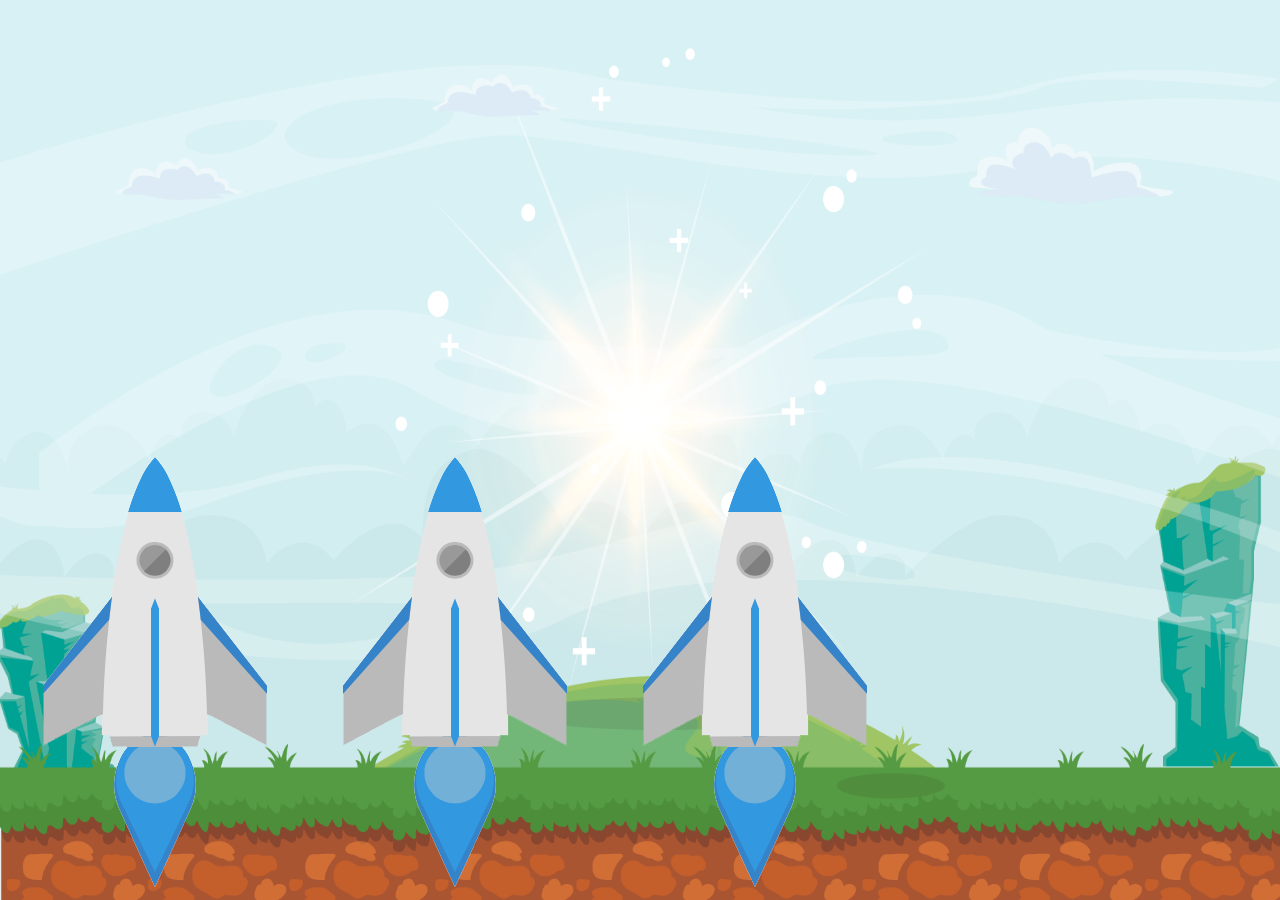
<file: Daily-Learing/JS_learing/JS 學徒特訓班/js-event-keycode/index.html>
<!DOCTYPE html>
<html lang="en">
<head>
    <meta charset="UTF-8">
    <meta name="viewport" content="width=device-width, initial-scale=1.0">
    <meta http-equiv="X-UA-Compatible" content="ie=edge">
    <title>Document</title>
    <link rel="stylesheet" href="css/all.css">
</head>
<body>
    <div class="map"></div>
    <img class="rocket rocket-1" src="img/rocket.png" >
    <img class="rocket rocket-2" src="img/rocket.png" >
    <img class="rocket rocket-3" src="img/rocket.png" >
    <script src="js/all.js"></script>
</body>
</html>
</file>
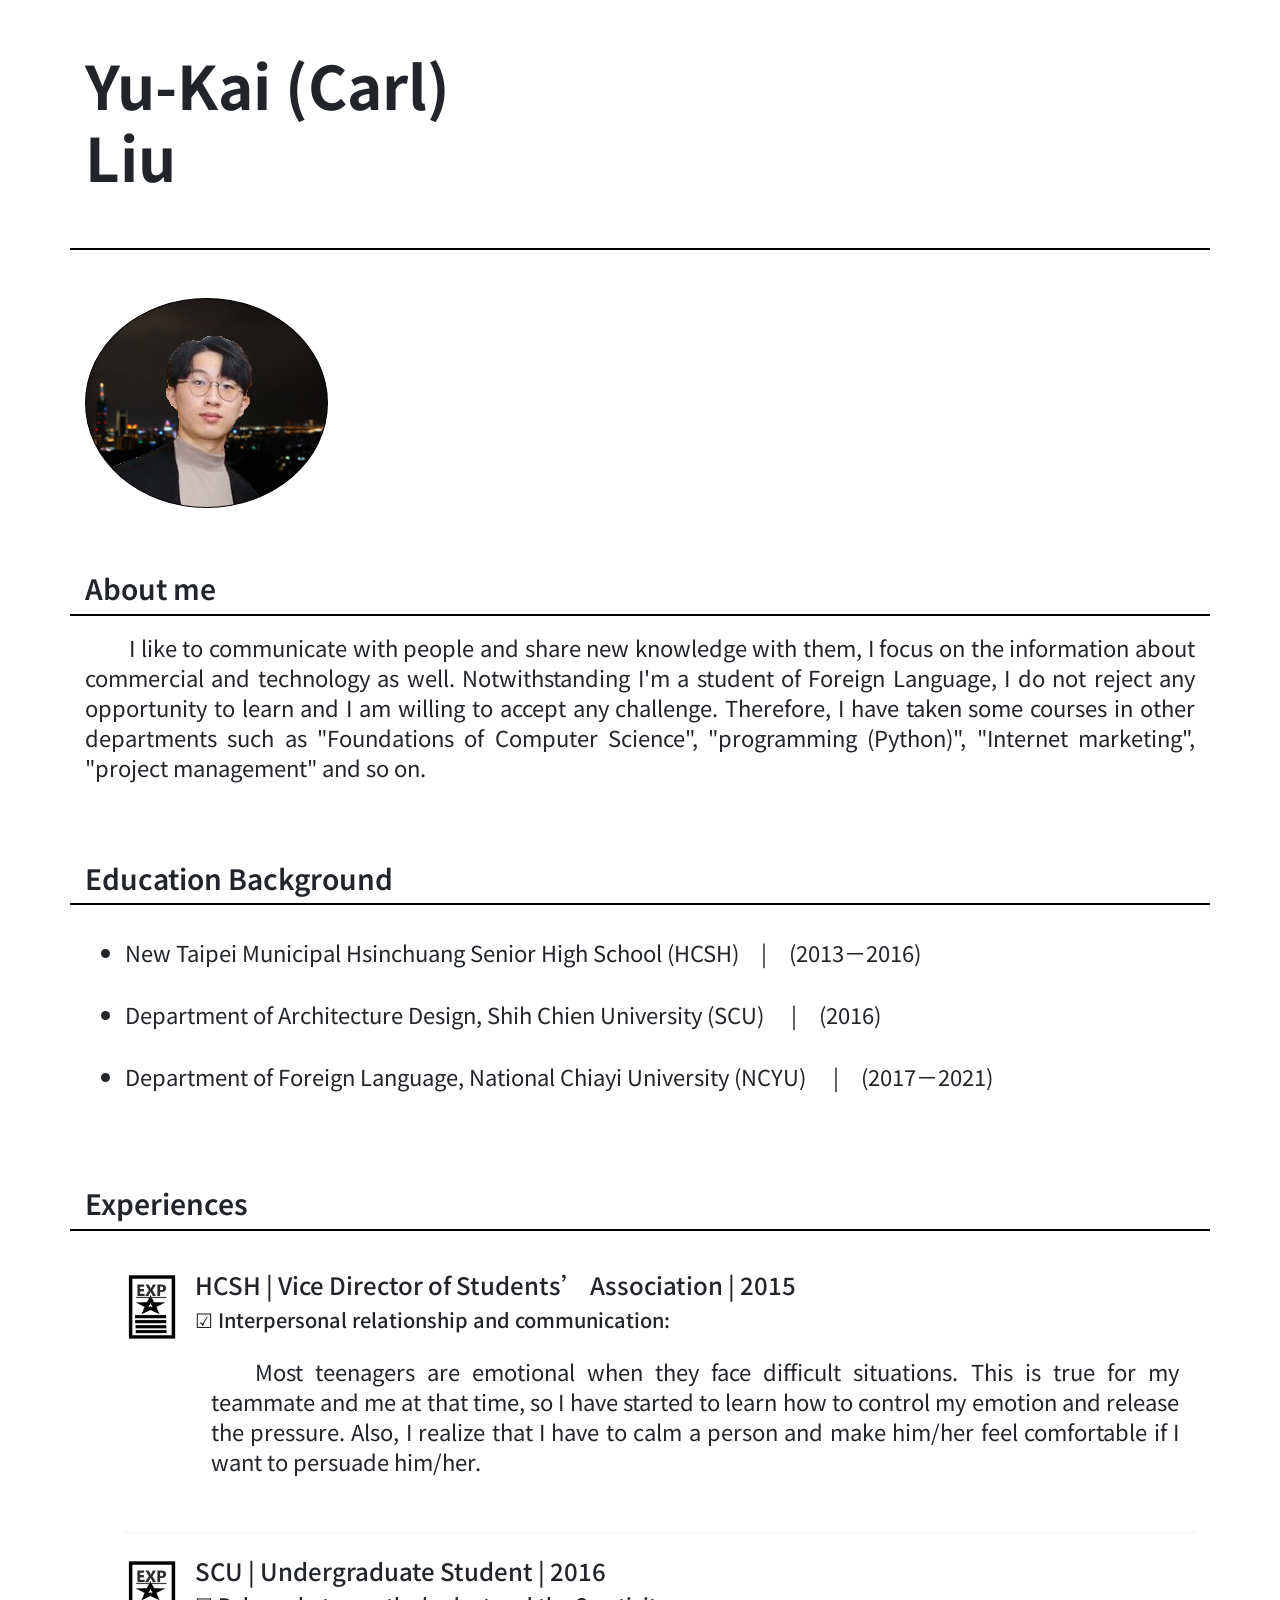
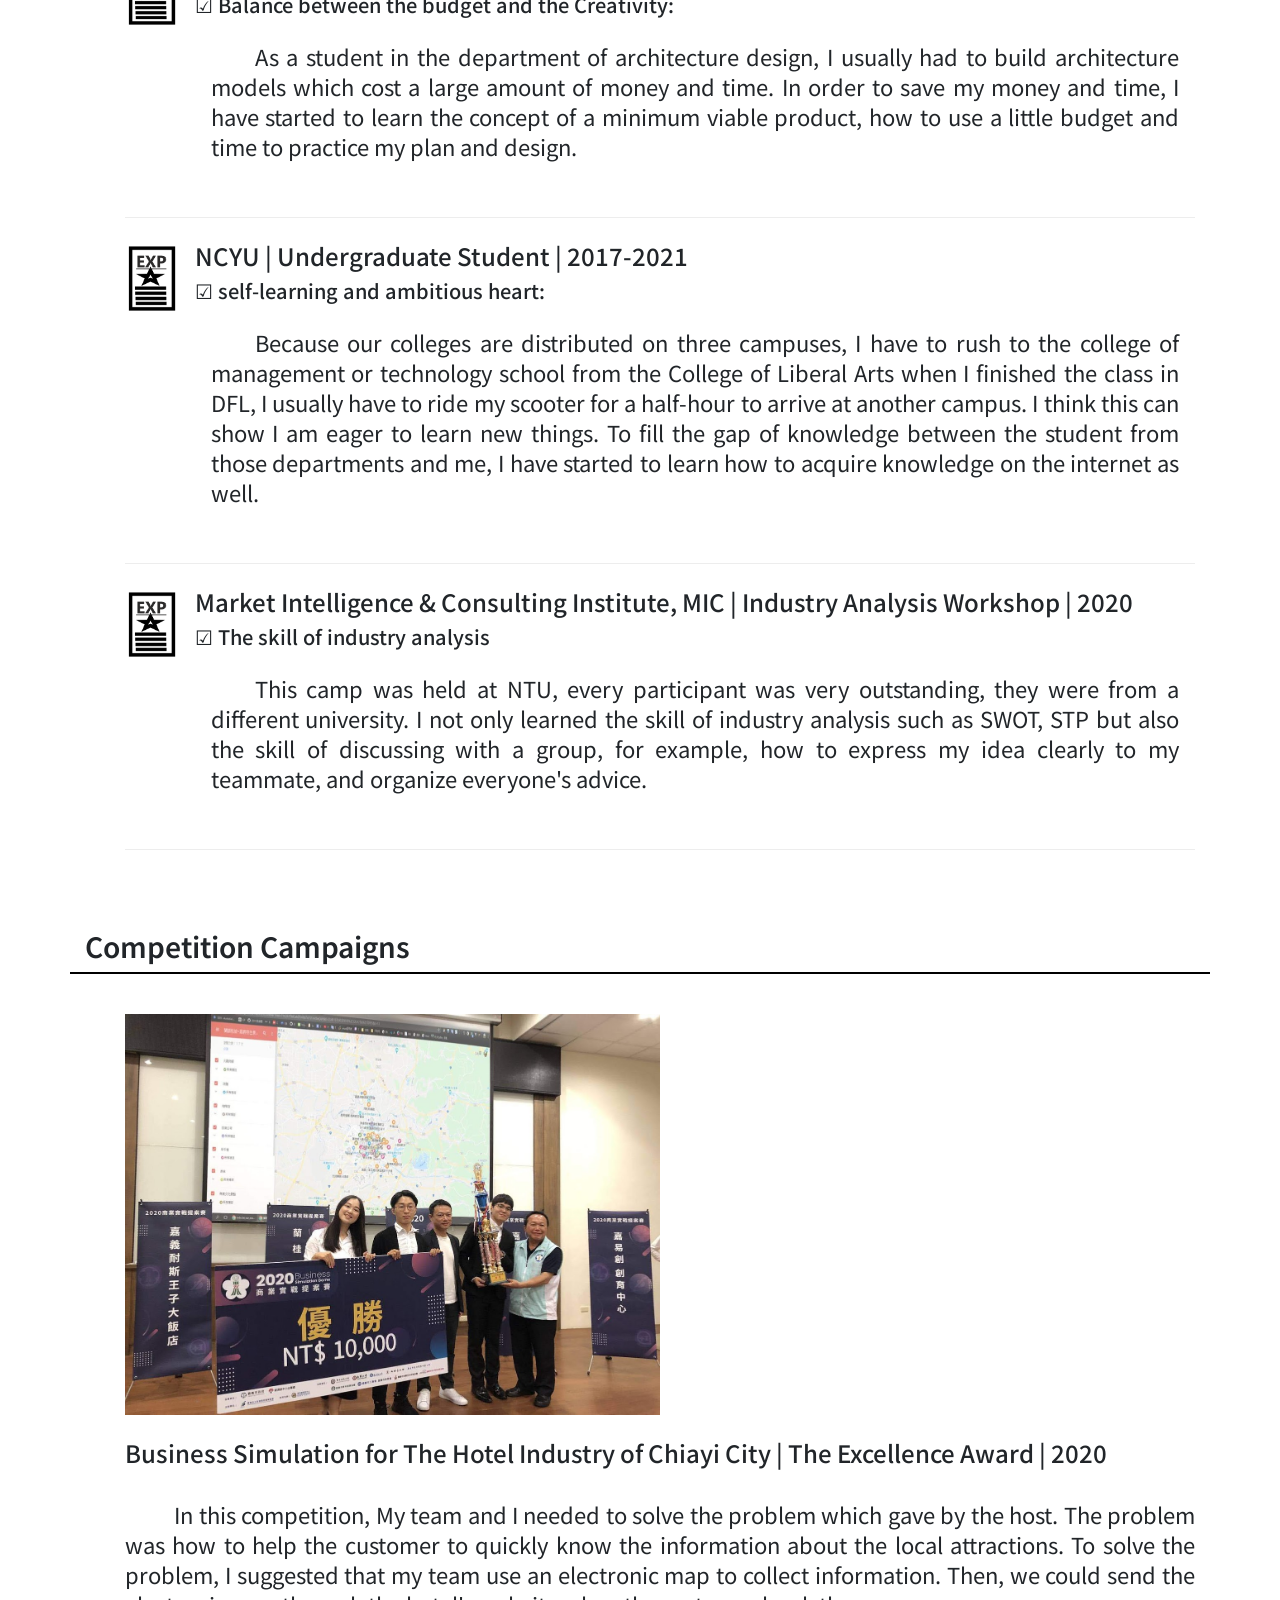
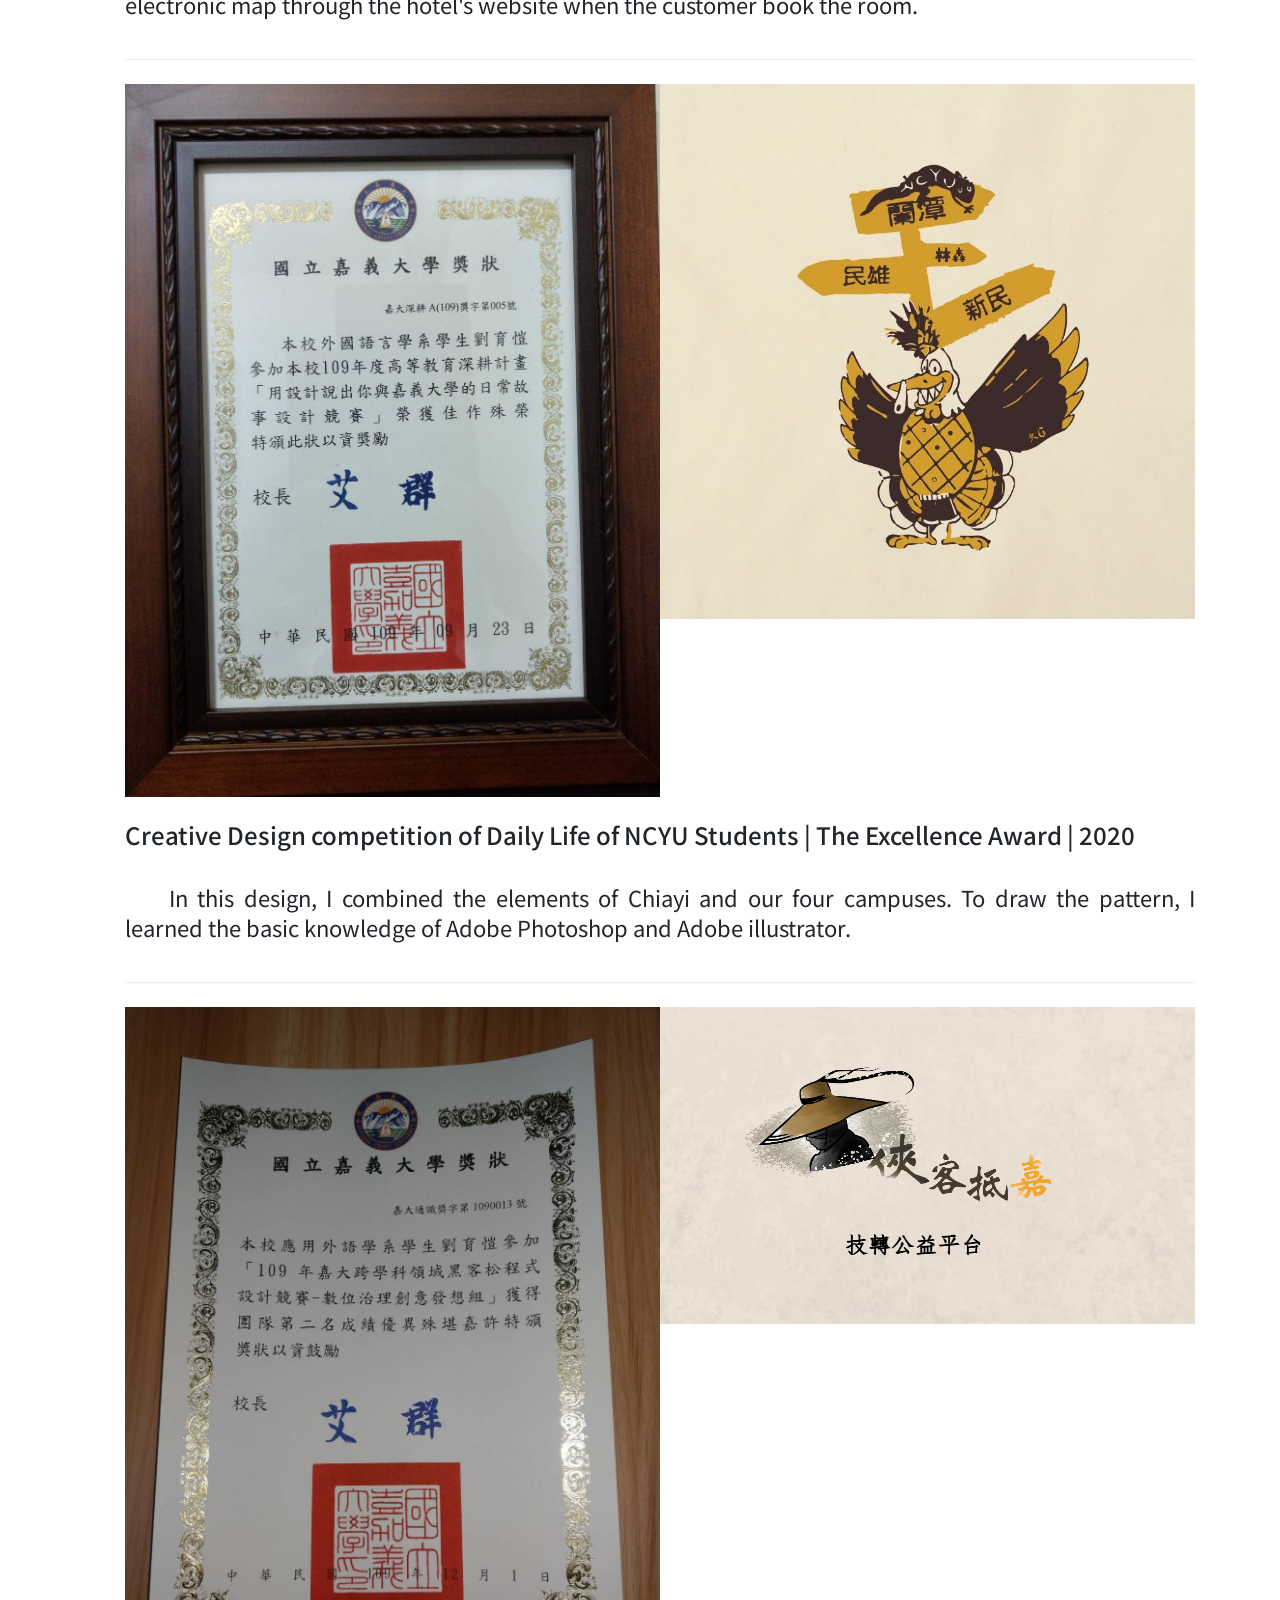
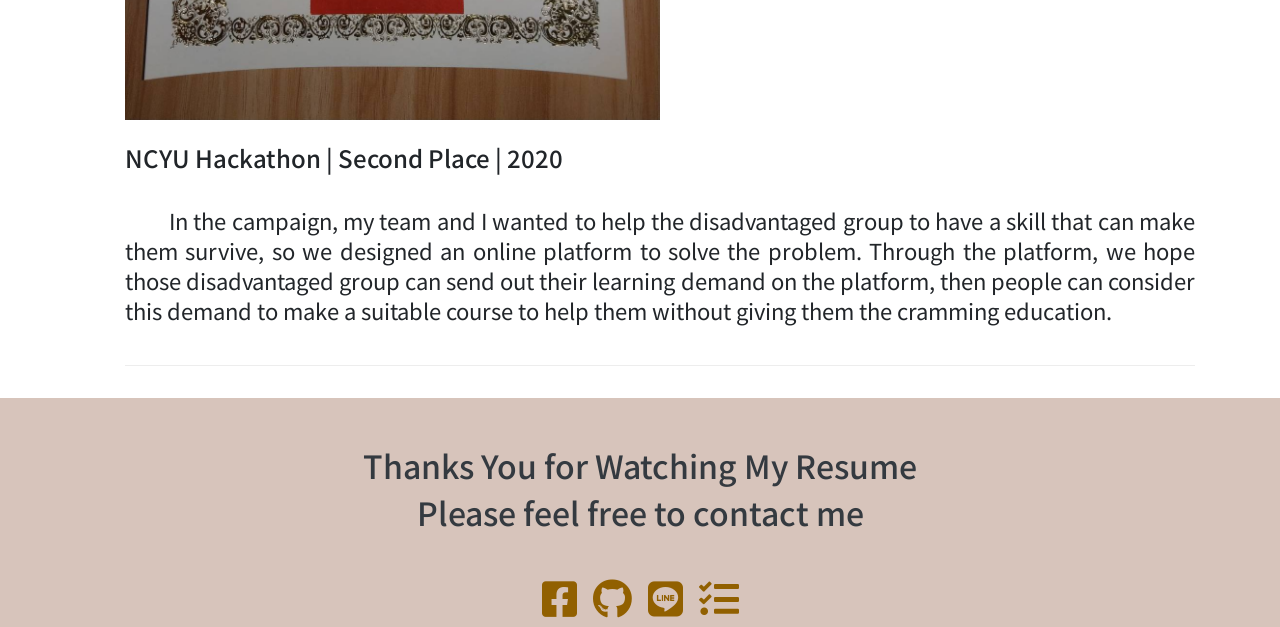
<file: MyReusme.html>
<!DOCTYPE html>
<html lang="en">

<head>
    <meta charset="UTF-8">
    <meta name="viewport" content="width=device-width, initial-scale=1.0">
    <title>劉育愷的履歷</title>
    <link rel="stylesheet" href="/css/bootstrap.css">
    <link rel="preconnect" href="https://fonts.gstatic.com">
    <link href="https://fonts.googleapis.com/css2?family=Noto+Sans+TC:wght@300;400;500;700&display=swap" rel="stylesheet">
    <link rel="stylesheet" href="https://use.fontawesome.com/releases/v5.6.3/css/all.css" integrity="sha384-UHRtZLI+pbxtHCWp1t77Bi1L4ZtiqrqD80Kn4Z8NTSRyMA2Fd33n5dQ8lWUE00s/" crossorigin="anonymous">
</head>
<style>
    body {
        font-family: 'Noto Sans TC', sans-serif;
    }
    
    h1 {
        font-size: 60px;
        font-weight: 700;
    }
    
    h3 {
        font-weight: 600;
    }
    
    h4 {
        font-weight: 500;
    }
    
    .border_line {
        border-bottom: 2px solid black;
    }
    
    .imgbg {
        background: url(/png/taipei.jpg);
        background-position: bottom;
        background-size: cover;
        border: 1px solid black;
        border-radius: 50%;
    }
    
    .text {
        text-align: justify;
        font-size: 22px;
        line-height: 30px;
    }
    
    .project_icon {
        width: 5%;
        height: 5%;
    }
    
    .media {
        border-bottom: 1px solid #EDEDED;
    }
    
    .bus-sim {
        width: 50%;
        height: 50%;
    }
</style>

<body>
    <header class="container py-5 border_line">
        <h1>Yu-Kai (Carl)<br>Liu</h1>
    </header>
    <section class="container py-5">
        <img src="/png/myphoto.png" class="img-fluid imgbg mb-3">
    </section>
    <article class="container border_line">
        <h3>About me</h3>
    </article>
    <article class="container text py-3">
        <p>&emsp;&emsp;I like to communicate with people and share new knowledge with them, I focus on the information about commercial and technology as well. Notwithstanding I'm a student of Foreign Language, I do not reject any opportunity to learn and
            I am willing to accept any challenge. Therefore, I have taken some courses in other departments such as "Foundations of Computer Science", "programming (Python)", "Internet marketing", "project management" and so on.</p>
    </article>
    <article class="container border_line mt-5">
        <h3>Education Background</h3>
    </article>
    <article class="container text py-3">
        <ul>
            <li class="py-3">New Taipei Municipal Hsinchuang Senior High School (HCSH)&emsp;|&emsp;(2013－2016)</li>
            <li class="py-3">Department of Architecture Design, Shih Chien University (SCU) &emsp;|&emsp;(2016)
            </li>
            <li class="py-3">Department of Foreign Language, National Chiayi University (NCYU) &emsp;|&emsp;(2017－2021)
            </li>
        </ul>
    </article>
    <article class="container border_line mt-5">
        <h3>Experiences</h3>
    </article>
    <article class="container text py-3">
        <ul>
            <li class="media py-4">
                <img src="png/projecticon.png" class="mr-3 img-fluid project_icon" alt="專案說明">
                <div class="media-body">
                    <h4>HCSH | Vice Director of Students’ Association | 2015</h4>
                    <h5> ☑ Interpersonal relationship and communication: </h5>
                    <p class="text-justify p-3">&emsp;&emsp;Most teenagers are emotional when they face difficult situations. This is true for my teammate and me at that time, so I have started to learn how to control my emotion and release the pressure. Also, I realize that I have
                        to calm a person and make him/her feel comfortable if I want to persuade him/her.
                    </p>
                </div>
            </li>
            <li class="media py-4">
                <img src="png/projecticon.png" class="mr-3 img-fluid project_icon" alt="專案說明">
                <div class="media-body">
                    <h4>SCU | Undergraduate Student | 2016 </h4>
                    <h5> ☑ Balance between the budget and the Creativity:</h5>
                    <p class="text-justify p-3">&emsp;&emsp;As a student in the department of architecture design, I usually had to build architecture models which cost a large amount of money and time. In order to save my money and time, I have started to learn the concept of a
                        minimum viable product, how to use a little budget and time to practice my plan and design.
                    </p>
                </div>
            </li>
            <li class="media py-4">
                <img src="png/projecticon.png" class="mr-3 img-fluid project_icon" alt="專案說明">
                <div class="media-body">
                    <h4>NCYU | Undergraduate Student | 2017-2021</h4>
                    <h5>☑ self-learning and ambitious heart:</h5>
                    <p class="text-justify p-3">&emsp;&emsp;Because our colleges are distributed on three campuses, I have to rush to the college of management or technology school from the College of Liberal Arts when I finished the class in DFL, I usually have to ride my scooter
                        for a half-hour to arrive at another campus. I think this can show I am eager to learn new things. To fill the gap of knowledge between the student from those departments and me, I have started to learn how to acquire knowledge
                        on the internet as well.
                    </p>
                </div>
            </li>
            <li class="media py-4">
                <img src="png/projecticon.png" class="mr-3 img-fluid project_icon" alt="專案說明">
                <div class="media-body">
                    <h4>Market Intelligence & Consulting Institute, MIC | Industry Analysis Workshop | 2020</h4>
                    <h5>☑ The skill of industry analysis</h5>
                    <p class="text-justify p-3">&emsp;&emsp;This camp was held at NTU, every participant was very outstanding, they were from a different university. I not only learned the skill of industry analysis such as SWOT, STP but also the skill of discussing with a group,
                        for example, how to express my idea clearly to my teammate, and organize everyone's advice.
                    </p>
                </div>
            </li>
        </ul>
    </article>
    <article class="container border_line mt-5">
        <h3>Competition Campaigns</h3>
    </article>
    <article class="container text py-3">
        <ul>
            <li class="media py-4">
                <div class="media-body">
                    <img src="/png/business.jpg" class="img_fluid bus-sim">
                    <h4 class="py-4">Business Simulation for The Hotel Industry of Chiayi City | The Excellence Award | 2020</h4>
                    <p class="text-justify">&emsp;&emsp; In this competition, My team and I needed to solve the problem which gave by the host. The problem was how to help the customer to quickly know the information about the local attractions. To solve the problem, I suggested
                        that my team use an electronic map to collect information. Then, we could send the electronic map through the hotel's website when the customer book the room.
                    </p>
                </div>
            </li>
            <li class="media py-4">
                <div class="media-body">
                    <div class="d-flex"><img src="/png/426735.jpg" class="img_fluid bus-sim">
                        <img src="/png/turkey.jpg" class="img_fluid bus-sim"></div>
                    <h4 class="py-4">Creative Design competition of Daily Life of NCYU Students | The Excellence Award | 2020</h4>
                    <p class="text-justify">&emsp;&emsp;In this design, I combined the elements of Chiayi and our four campuses. To draw the pattern, I learned the basic knowledge of Adobe Photoshop and Adobe illustrator.
                    </p>
                </div>
            </li>
            <li class="media py-4">
                <div class="media-body">
                    <div class="d-flex"><img src="/png/hackathon.jpg" class="img_fluid bus-sim">
                        <img src="/png/pattern.PNG" class="img_fluid bus-sim"></div>
                    <h4 class="py-4">NCYU Hackathon | Second Place | 2020</h4>
                    <p class="text-justify">&emsp;&emsp;In the campaign, my team and I wanted to help the disadvantaged group to have a skill that can make them survive, so we designed an online platform to solve the problem. Through the platform, we hope those disadvantaged
                        group can send out their learning demand on the platform, then people can consider this demand to make a suitable course to help them without giving them the cramming education.
                    </p>
                </div>
            </li>
        </ul>
    </article>
    <footer style="background-color: #D7C4BB; box-sizing: border-box;" class="pt-5">
        <h2 class="text-center text-dark">Thanks You for Watching My Resume</h2>
        <h2 class="text-center text-dark">Please feel free to contact me</h2>
        <div class="d-flex justify-content-center mt-5"><a href="https://www.facebook.com/L1uXO330B7/" target="_blank" class="mx-2"><i class="fab fa-facebook-square h1"></i></a><a href="https://github.com/L1uXO330B7" target="_blank" class="mx-2"><i class="fab fa-github h1"></i></a>
            <a href="https://line.me/ti/p/R0gBYXr3SR" target="_blank" class="mx-2"><i class="fab fa-line h1"></i></a> <a href="https://l1uxo330b7.github.io/menu.html#" target="_blank" class="mx-2"><i class="fas fa-tasks h1"></i></a>
        </div>
        <div id="disqus_thread" class="container text-primary">
        </div>
    </footer>
</body>
<script>
    var disqus_config = function() {
        this.language = "zh_TW";
        this.page.url = "https://www.wpchen.net/zh/posts/disqus";
        this.page.identifier = "/zh/posts/disqus"
    };

    (function() { // DON'T EDIT BELOW THIS LINE
        var d = document,
            s = d.createElement('script');
        s.src = 'https://l1u9b0330.disqus.com/embed.js';
        s.setAttribute('data-timestamp', +new Date());
        (d.head || d.body).appendChild(s);
    })();
</script>

</html>
</file>
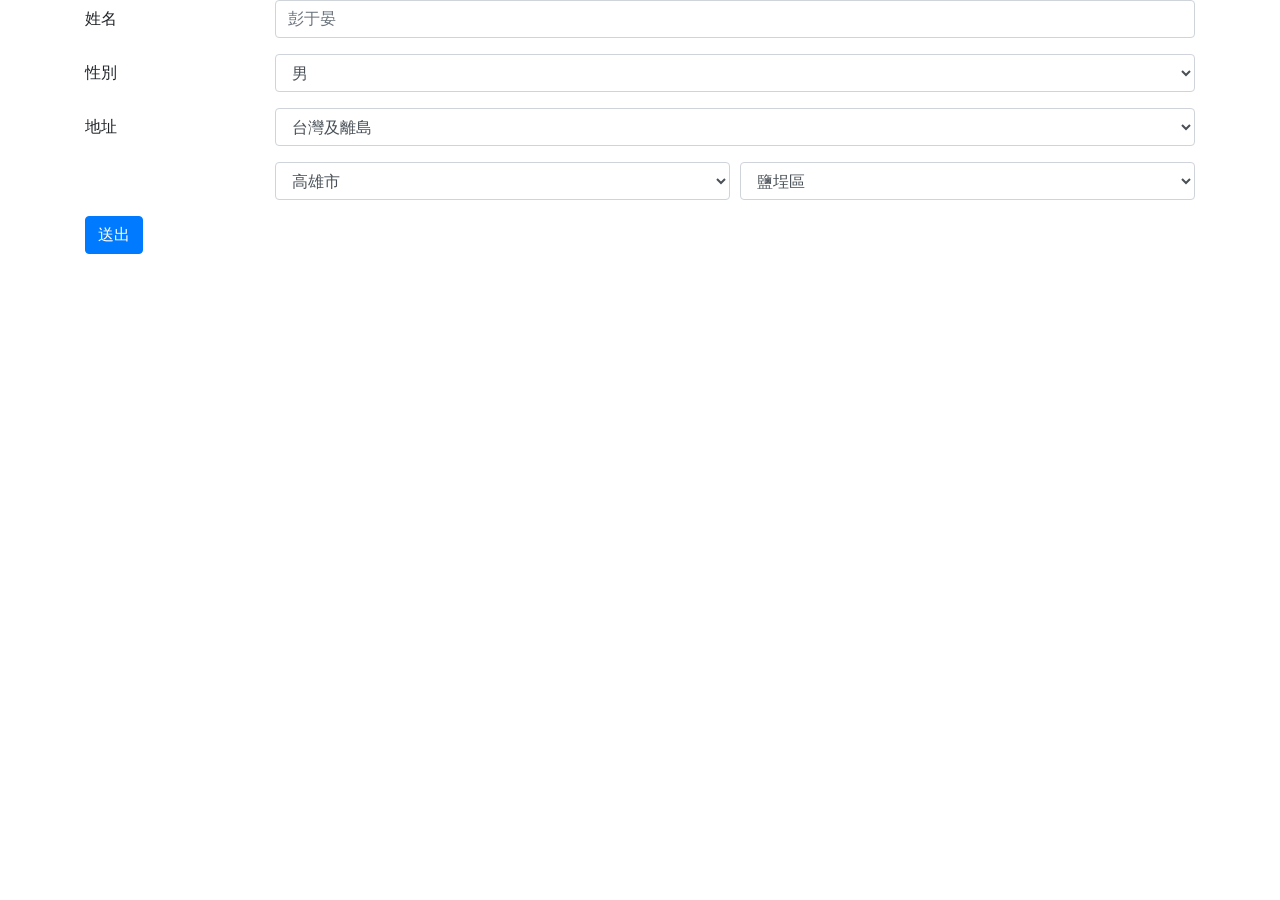
<file: hexo_school/0813.html>
<!DOCTYPE html>
<html lang="en">

<head>
    <meta charset="UTF-8">
    <meta name="viewport" content="width=device-width, initial-scale=1.0">
    <title>Document</title>

    <link rel="stylesheet" href="https://stackpath.bootstrapcdn.com/bootstrap/4.5.0/css/bootstrap.min.css" integrity="sha384-9aIt2nRpC12Uk9gS9baDl411NQApFmC26EwAOH8WgZl5MYYxFfc+NcPb1dKGj7Sk" crossorigin="anonymous">
</head>

<body>
    <div class="container">
        <form>
            <div class="form-group row">
                <label for="name" class="col-form-label col-sm-2">姓名</label>
                <div class="col-sm-10">
                    <input type="text" class="form-control" id="name" placeholder="彭于晏">
                </div>
            </div>
            <div class="form-group row">
                <label for="sexaul" class="col-form-label col-sm-2">性別</label>
                <div class="col-sm-10">
                    <select id="sexaul" class="form-control">
                        <option selected>男</option>
                        <option>女</option>
                    </select>
                </div>
            </div>
            <div class="form-group row">
                <label for="address" class="col-form-label col-sm-2">地址</label>
                <div class="col-sm-10">
                    <select id="address" class="form-control">
                        <option selected>台灣及離島</option>
                        <option>其他</option>
                    </select>
                    <div class="form-row mt-3">
                        <div class="col-sm-6">
                            <select id="address" class="form-control">
                                <option selected>高雄市</option>
                                <option selected>高雄市</option>
                                <option selected >高雄市</option>
                            </select>
                        </div>
                        <div class="col-sm-6">
                            <select id="address" class="form-control">
                                <option selected>鹽埕區</option>
                            </select>
                        </div>
                    </div>
                </div>
            </div>
            <button type="submit" class="btn btn-primary">送出</button>
        </form>
    </div>
</body>

</html>
</file>
<file: Daily-Learing/JS_learing/JS 學徒特訓班/js-event-keycode/css/all.css>
/* http://meyerweb.com/eric/tools/css/reset/ 
   v2.0 | 20110126
   License: none (public domain)
*/

html, body, div, span, applet, object, iframe,
h1, h2, h3, h4, h5, h6, p, blockquote, pre,
a, abbr, acronym, address, big, cite, code,
del, dfn, em, img, ins, kbd, q, s, samp,
small, strike, strong, sub, sup, tt, var,
b, u, i, center,
dl, dt, dd, ol, ul, li,
fieldset, form, label, legend,
table, caption, tbody, tfoot, thead, tr, th, td,
article, aside, canvas, details, embed, 
figure, figcaption, footer, header, hgroup, 
menu, nav, output, ruby, section, summary,
time, mark, audio, video {
	margin: 0;
	padding: 0;
	border: 0;
	font-size: 100%;
	font: inherit;
	vertical-align: baseline;
}
/* HTML5 display-role reset for older browsers */
article, aside, details, figcaption, figure, 
footer, header, hgroup, menu, nav, section {
	display: block;
}
body {
	line-height: 1;
}
ol, ul {
	list-style: none;
}
blockquote, q {
	quotes: none;
}
blockquote:before, blockquote:after,
q:before, q:after {
	content: '';
	content: none;
}
table {
	border-collapse: collapse;
	border-spacing: 0;
}

html{
    height: 100%;
    
}
body{
    background-image: url('../img/map.png');
    background-repeat: no-repeat;
    background-size: 100% 100%;
    background-position: bottom ;
}
.rocket{
    position: absolute;
    bottom: 0;
    transition: all 1s cubic-bezier(1, 0.08, 0, 1.19);
    /*ease、linear、ease-in、ease-out、ease-in-out*/
}
.rocket-1{
    left: 30px;
}
.rocket-2{
    left: 330px;
}
.rocket-3{
    left: 630px;
}
</file>
